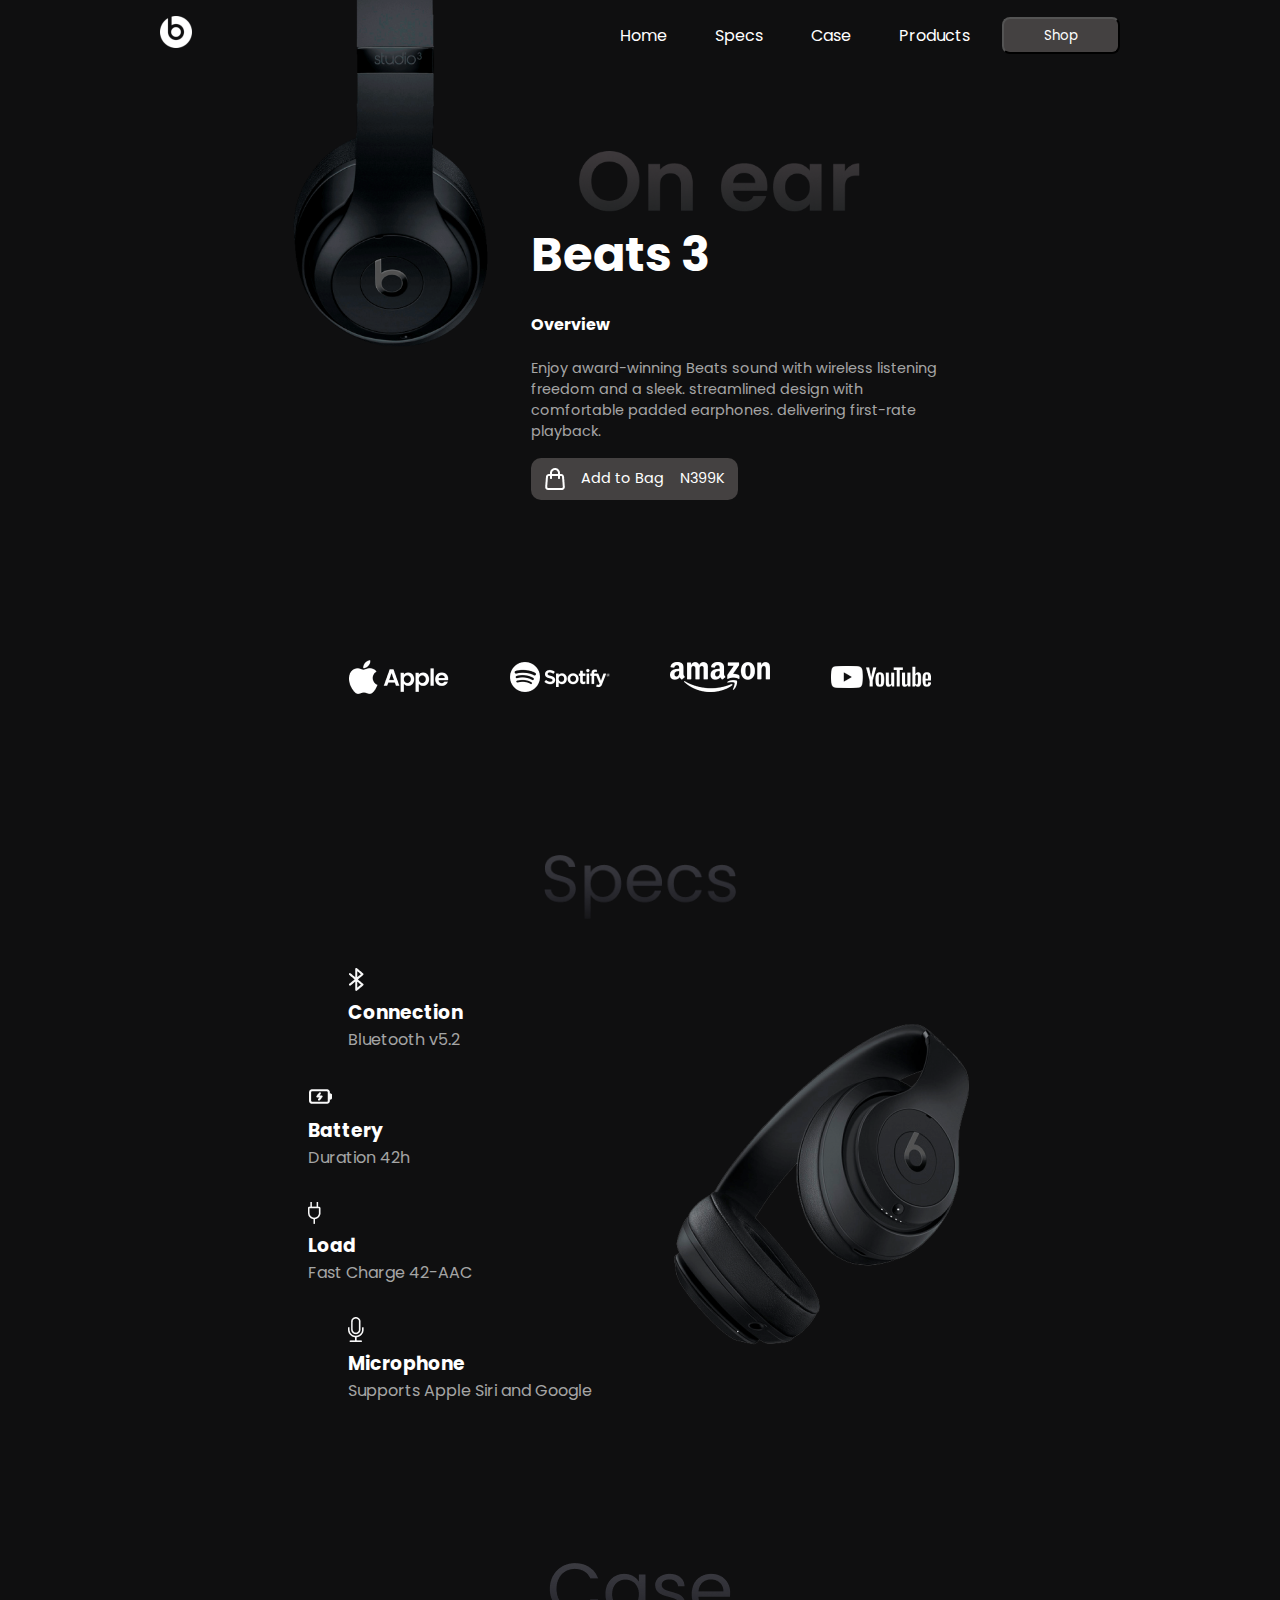
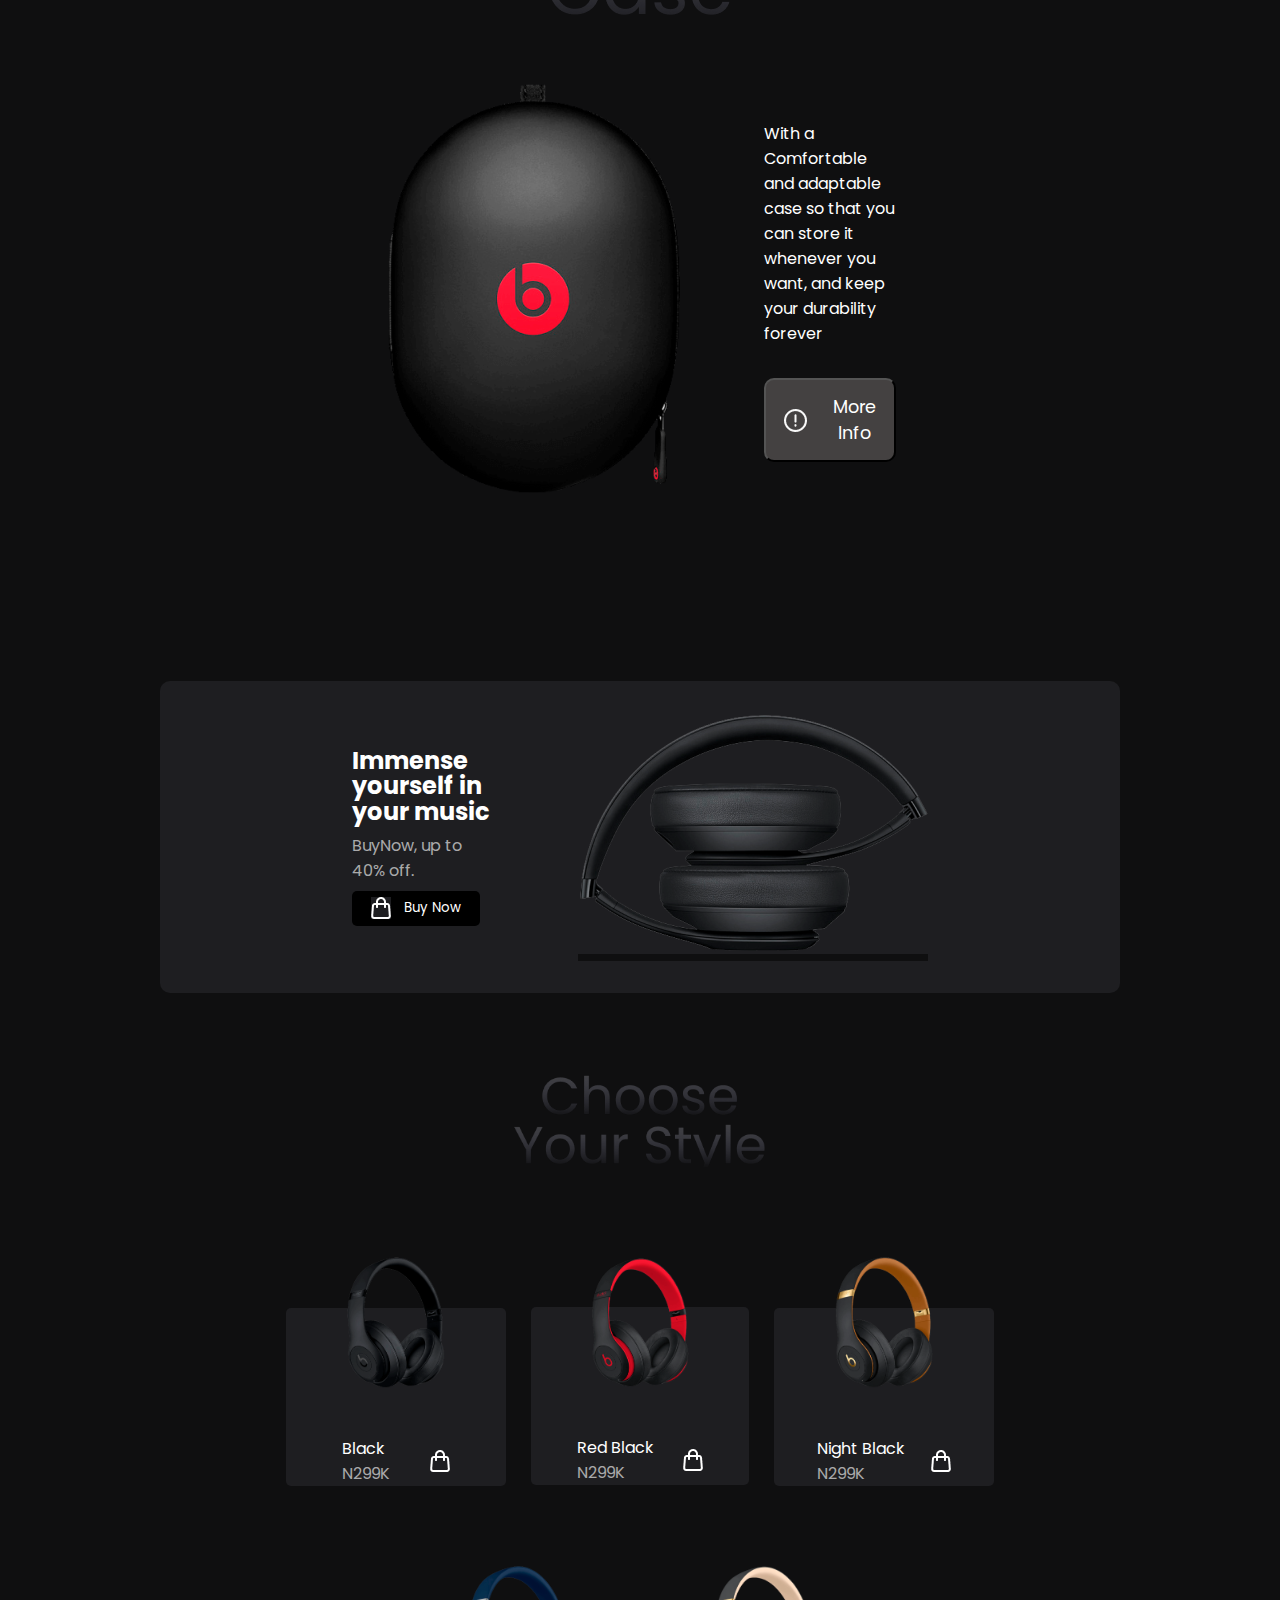
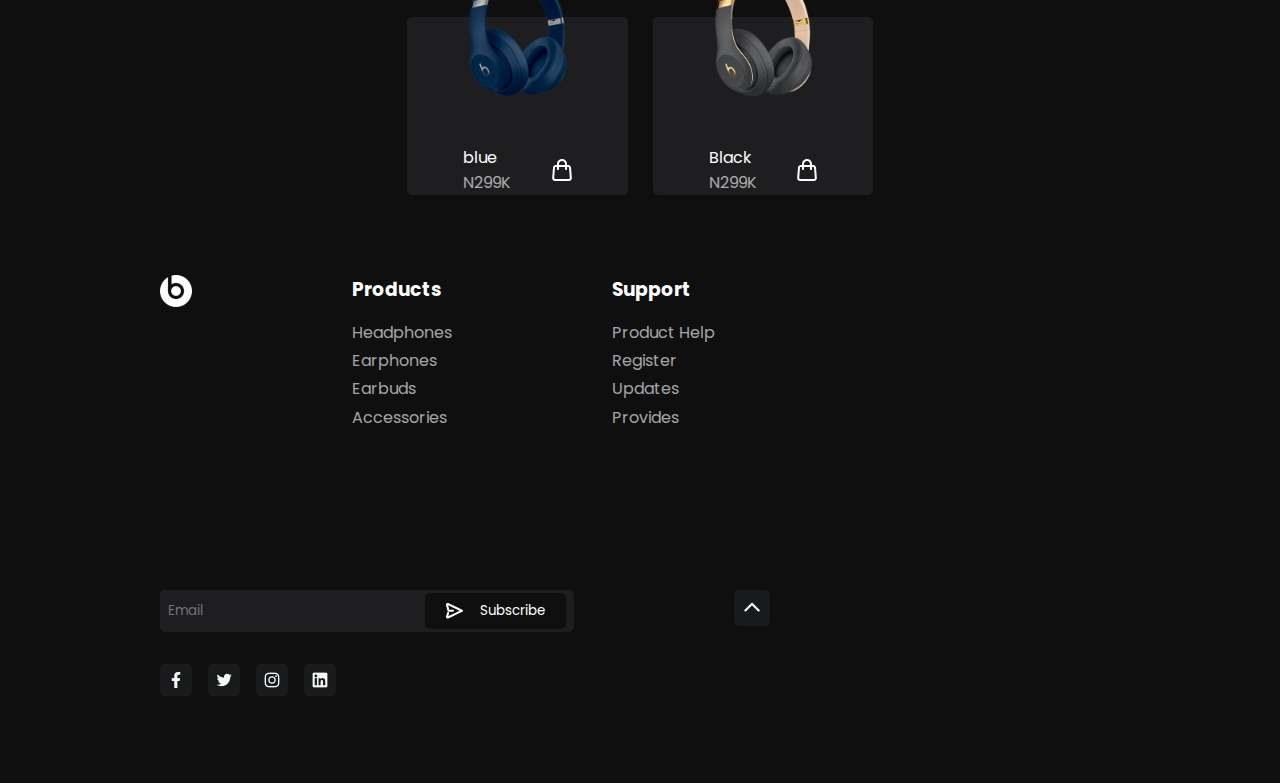
<file: 2-Feb11_Assignment/beats/index.html>
<!DOCTYPE html>
<html lang="en">
  <head>
    <meta charset="UTF-8" />
    <meta name="viewport" content="width=device-width, initial-scale=1.0" />
    <title>Beats</title>
    <link rel="stylesheet" href="./style.css" />
    <link rel="stylesheet" href="./style2.css" />
    <link rel="preconnect" href="https://fonts.googleapis.com" />
    <link rel="preconnect" href="https://fonts.gstatic.com" crossorigin />
    <link
      href="https://fonts.googleapis.com/css2?family=Poppins&family=Rubik:wght@300&family=Signika+Negative&display=swap"
      rel="stylesheet"
    />
  </head>
  <body>
    <!-- HEADER -->
    <nav>
      <div><img src="./Photos/beatsLogo.png" alt="" /></div>
      <ul>
        <li><a href="#">Home</a></li>
        <li><a href="#">Specs</a></li>
        <li><a href="#">Case</a></li>
        <li><a href="#">Products</a></li>
      </ul>
      <button class="bg2">Shop</button>
    </nav>
    <!-- SECTION1 -->
    <main id="sec1">
      <div id="sec1Left"><img src="./Photos/mainImage.png" alt="#" /></div>
      <div id="sec1Right">
        <img src="./Photos/onEar.png" alt="#" />
        <h1>Beats 3</h1>
        <h4>Overview</h4>
        <p class="bg4">
          Enjoy award-winning Beats sound with wireless listening freedom and a
          sleek. streamlined design with comfortable padded earphones.
          delivering first-rate playback.
        </p>
        <button class="bg2">
          <img class="bg2" src="./Icons/shoppingBag.png" alt="#" />
          <span class="bg2">Add to Bag</span>
          <span class="bg2"> N399K</span>
        </button>
      </div>
    </main>
    <!-- Section 2 logos -->
    <section id="sec2">
      <img src="./Photos/appleLogo.png" alt="#" /><img
        src="./Photos/spotifyLogo.png"
        alt="#"
      /><img src="./Photos/amazonLogo.png" alt="#" /><img
        src="./Photos/youtubeLogo.png"
        alt="#"
      />
    </section>
    <!-- Section 3 Specs -->
    <section id="sec3">
      <img id="sec3Head" src="./Icons/specsLogo.png" alt="#" />
      <div>
        <div id="sec3Left">
          <div class="card">
            <img src="./Icons/bluetooth.png" alt="#" />
            <h3>Connection</h3>
            <span class="bg4">Bluetooth v5.2</span>
          </div>

          <div class="card">
            <img src="./Icons/battery.png" alt="#" />
            <h3>Battery</h3>
            <span class="bg4">Duration 42h</span>
          </div>

          <div class="card">
            <img src="./Icons/charger.png" alt="#" />
            <h3>Load</h3>
            <span class="bg4">Fast Charge 42-AAC</span>
          </div>

          <div class="card">
            <img src="./Icons/mic.png" alt="#" />
            <h3>Microphone</h3>
            <span class="bg4">Supports Apple Siri and Google</span>
          </div>
        </div>
        <div id="sec3Right">
          <img src="./Photos/specsImage.png" alt="#" />
        </div>
      </div>
    </section>
    <!-- Section 4 Case -->
    <section id="sec4">
      <img src="./Icons/caseLogo.png" alt="#" />
      <div>
        <div id="sec4Left">
          <img src="./Photos/caseImage.png" alt="#" />
        </div>
        <div id="sec4Right">
          <p>
            With a Comfortable and adaptable case so that you can store it
            whenever you want, and keep your durability forever
          </p>
          <button  class="bg2">
            <img   class="bg2" src="./Icons/group.png" alt="#" />
            <span class="bg2">More Info</span>
          </button>
        </div>
      </div>
    </section>
    <!-- Section 5  -->
    <section class="bg3" id="sec5">
      <div class="bg3" id="sec5Left">
        <h2 class="bg3">Immense yourself in your music</h2>
        <span class="bg3">BuyNow, up to 40% off.</span>
        <div class="bg3">
          <button >
            <img class="bg3" src="./Icons/shoppingBag.png" alt="#" />
            Buy Now
          </button>
        </div>
      </div class="bg3">
      <div id="sec5Right">
        <img class="bg3" src="./Photos/buyNowSectionImage.png" alt="# " />
      </div>
    </section>
    <!-- Section 6 Style-->
  <section id="sec6">
    <img src="./Icons/productLogo.png" alt="#">
    <div>
      <div class="sec6Card">
        <img class="product" src="./Photos/black.png" alt="">
        <div class="detail "><p >Black <br><span class="bg4">N299K</span></p><img    src="./Icons/shoppingBag.png" alt="#"></div>
      </div>
      <div class="sec6Card">
        <img class="product" src="./Photos/redBlack.png" alt="#">
        <div class="detail "><p >Red Black <br><span class="bg4">N299K</span></p><img    src="./Icons/shoppingBag.png" alt="#"></div>
      </div>
      <div class="sec6Card">
        <img class="product" src="./Photos/nightBlack.png" alt="#">
        <div class="detail "><p >Night Black <br><span class="bg4">N299K</span></p><img    src="./Icons/shoppingBag.png" alt="#"></div>
      </div>
      <div class="sec6Card">
        <img class="product" src="./Photos/blue.png" alt="#">
        <div class="detail "><p >blue <br><span class="bg4">N299K</span></p><img    src="./Icons/shoppingBag.png" alt="#"></div>
      </div>
      <div class="sec6Card">
        <img class="product" src="./Photos/twilightGray.png" alt="#">
        <div class="detail "><p >Black <br><span class="bg4">N299K</span></p><img    src="./Icons/shoppingBag.png" alt="#"></div>
      </div>
    </div>
  </section>
  <!-- Footer -->
  <footer id="footer">
    <div class="footerItem"><img src="./Photos/beatsLogo.png" alt="#"></div>
    <div class="footerItem"><h3>Products</h3><p>Headphones</p>
    <p>Earphones</p>
    <p>Earbuds</p>
    <p>Accessories</p></div>
    <div class="footerItem"><h3>Support</h3><p>Product Help</p>
    <p>Register</p>
    <p>Updates</p>
    <p>Provides</p></div>
    <div class="footerItem" id="fItem4"><div class="bg3"><input class="bg3"  type="email" placeholder="Email"><button><img src="./Icons/rightArrow.png" alt="">Subscribe</button></div>
  <ul>
    <li><img src="./Icons/facebook.png" alt="#"></li>
    <li><img src="./Icons/twitter.png" alt="#"></li>
    <li><img src="./Icons/instagram.png" alt="#"></li>
    <li><img src="./Icons/linkedin.png" alt="#"></li>
  </ul></div>
    <div class="footerItem"><img src="./Icons/upArrow.png" alt="#"></div>
  </footer>
  </body>
</html>
</file>
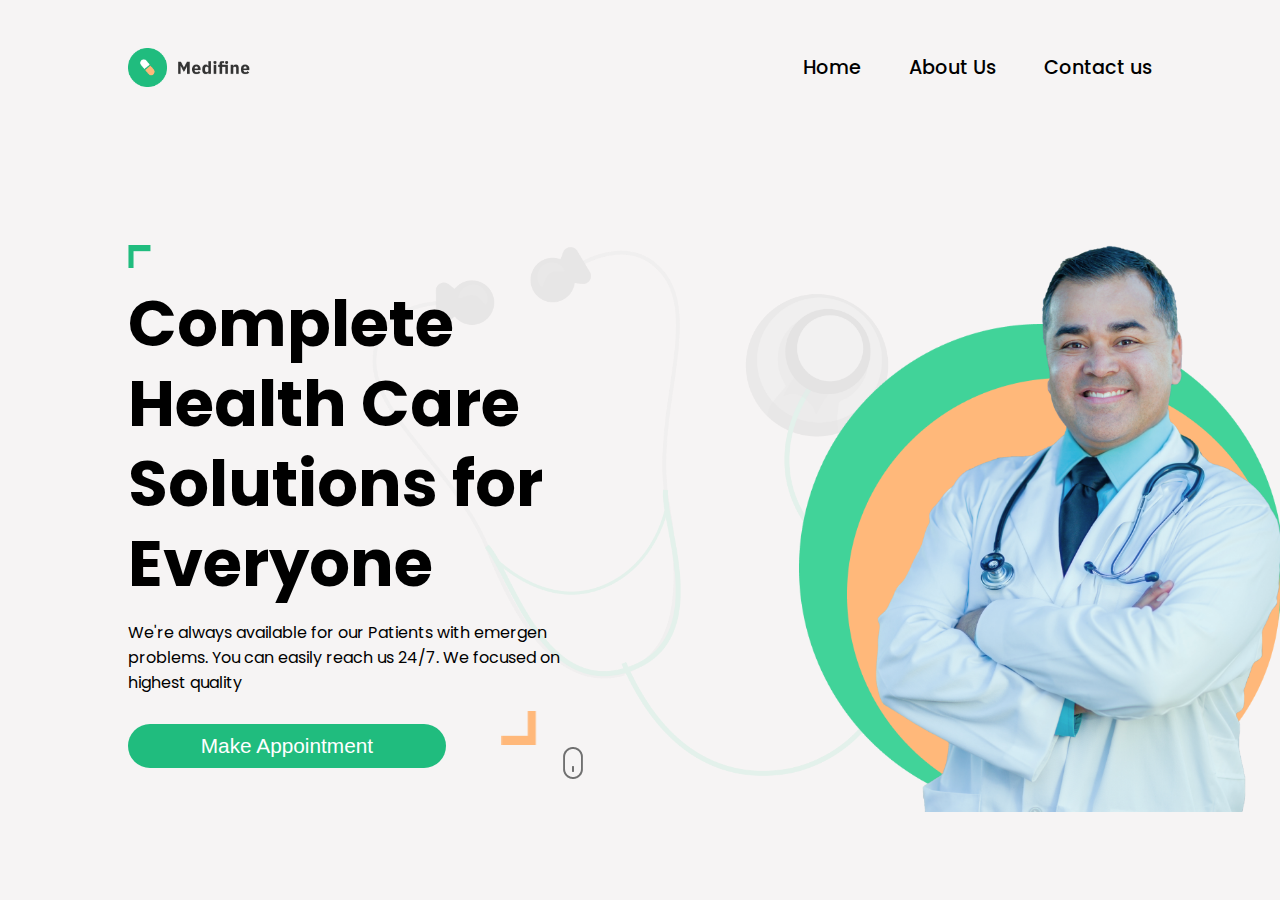
<file: 2-Feb11_Assignment/Multi Page Website/index.html>
<!DOCTYPE html>
<html lang="en">

<head>
    <meta charset="UTF-8">
    <meta name="viewport" content="width=device-width, initial-scale=1.0">
    <title>Multi Page Site</title>
    <link rel="stylesheet" href="./style.css" />
    <link rel="preconnect" href="https://fonts.googleapis.com" />
    <link rel="preconnect" href="https://fonts.gstatic.com" crossorigin />
    <link
        href="https://fonts.googleapis.com/css2?family=Poppins&family=Rubik:wght@300&family=Signika+Negative&display=swap"
        rel="stylesheet" />
</head>

<body>
    <!-- Header -->
    <header>
        <nav>
            <div id="header-logo-container"><img src="./photos/logo.png" alt="#"></div>
            <ul>
                <li><a href="./index.html">Home</a></li>
                <li><a href="./about/index.html">About Us</a></li>
                <li><a href="./contact/index.html">Contact us</a></li>
            </ul>
        </nav>
    </header>
    <!-- Main Section -->
    <main>
        <section id="leftMain"><img src="./photos/topAngle.png" alt="#">
            <h1>Complete Health Care Solutions for Everyone</h1>
            <p>We're always available for our Patients with emergen problems. You can easily reach us 24/7. We focused
                on highest quality</p>
            <div id="btn-container">
                <div><button>Make Appointment</button></div>
                <div><img src="./photos/bottomAngle.png" alt="#">
                    <img src="./photos/mouse.png" alt="#">
                </div>
            </div>
        </section>
        <section id="rightMain">
            <img id="doctor-image" src="./photos/doctor.png" alt="#">
        </section>
    </main>
</body>

</html>
</file>
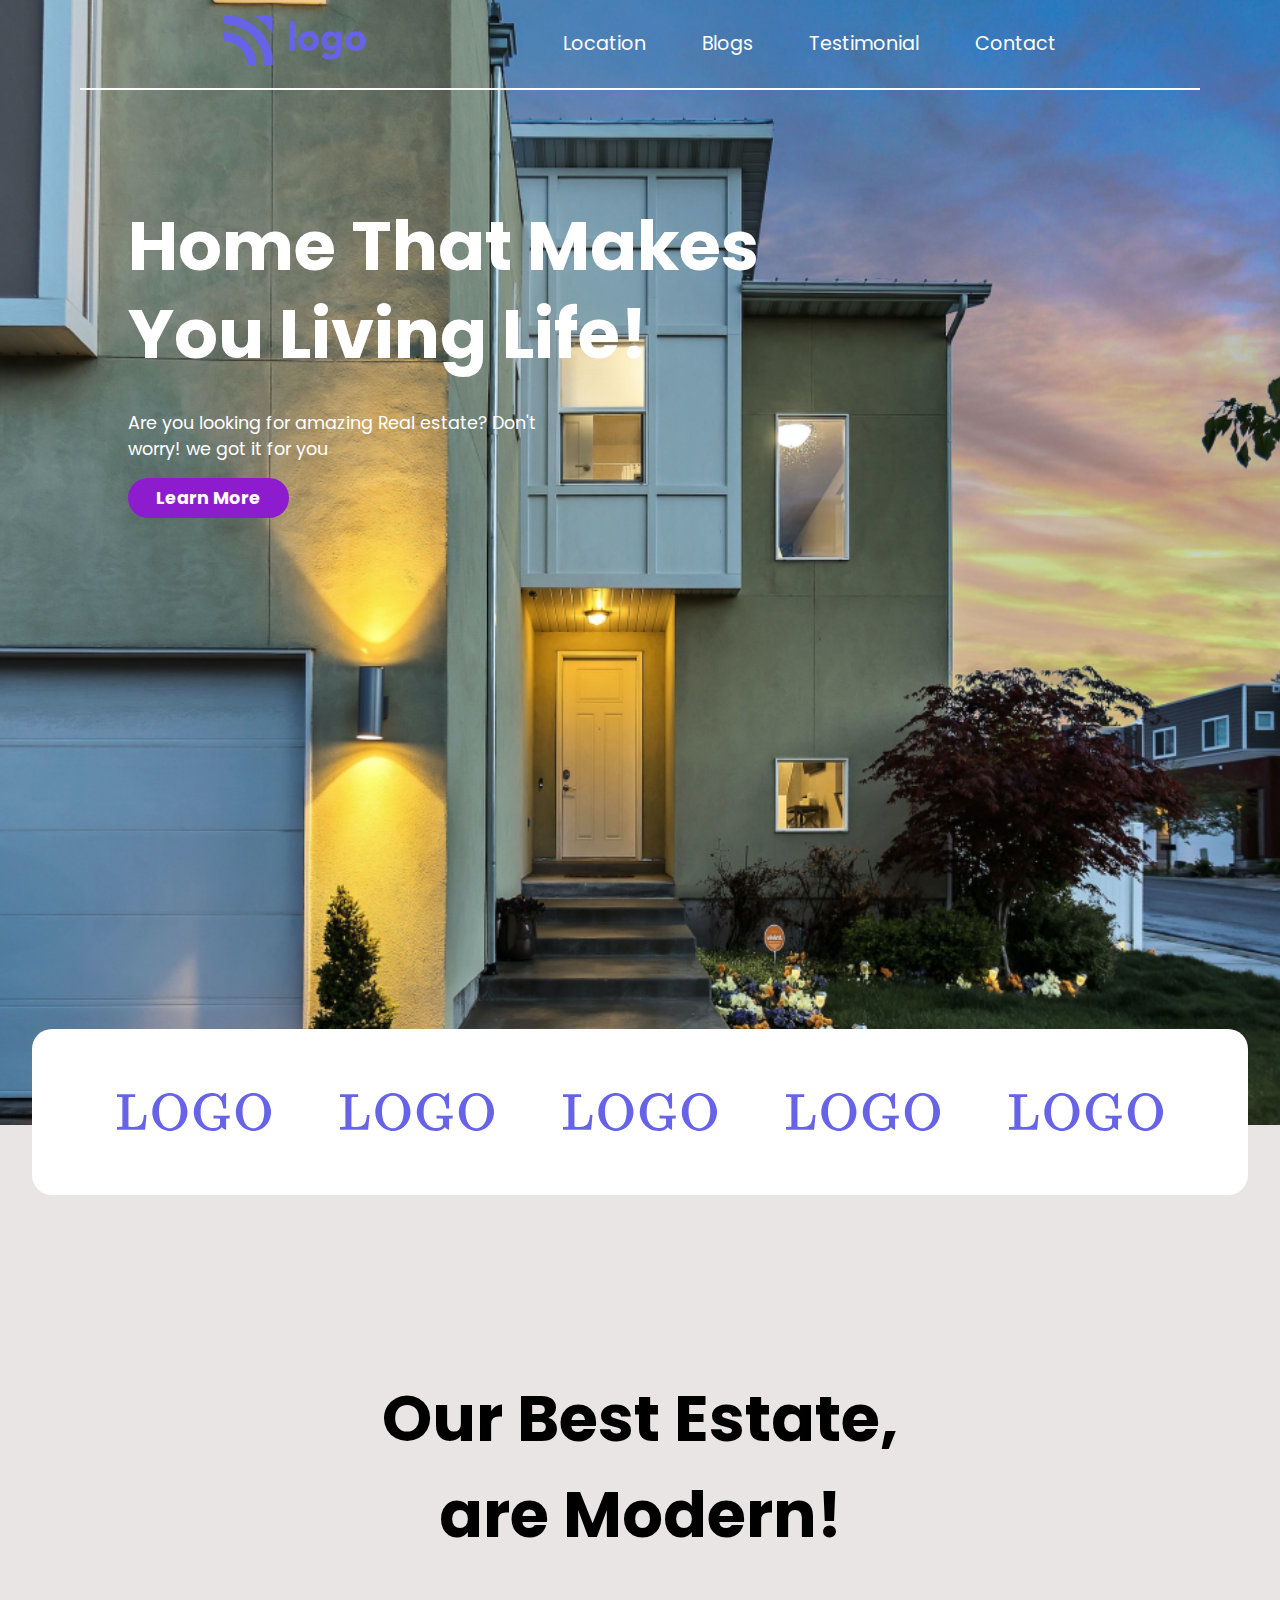
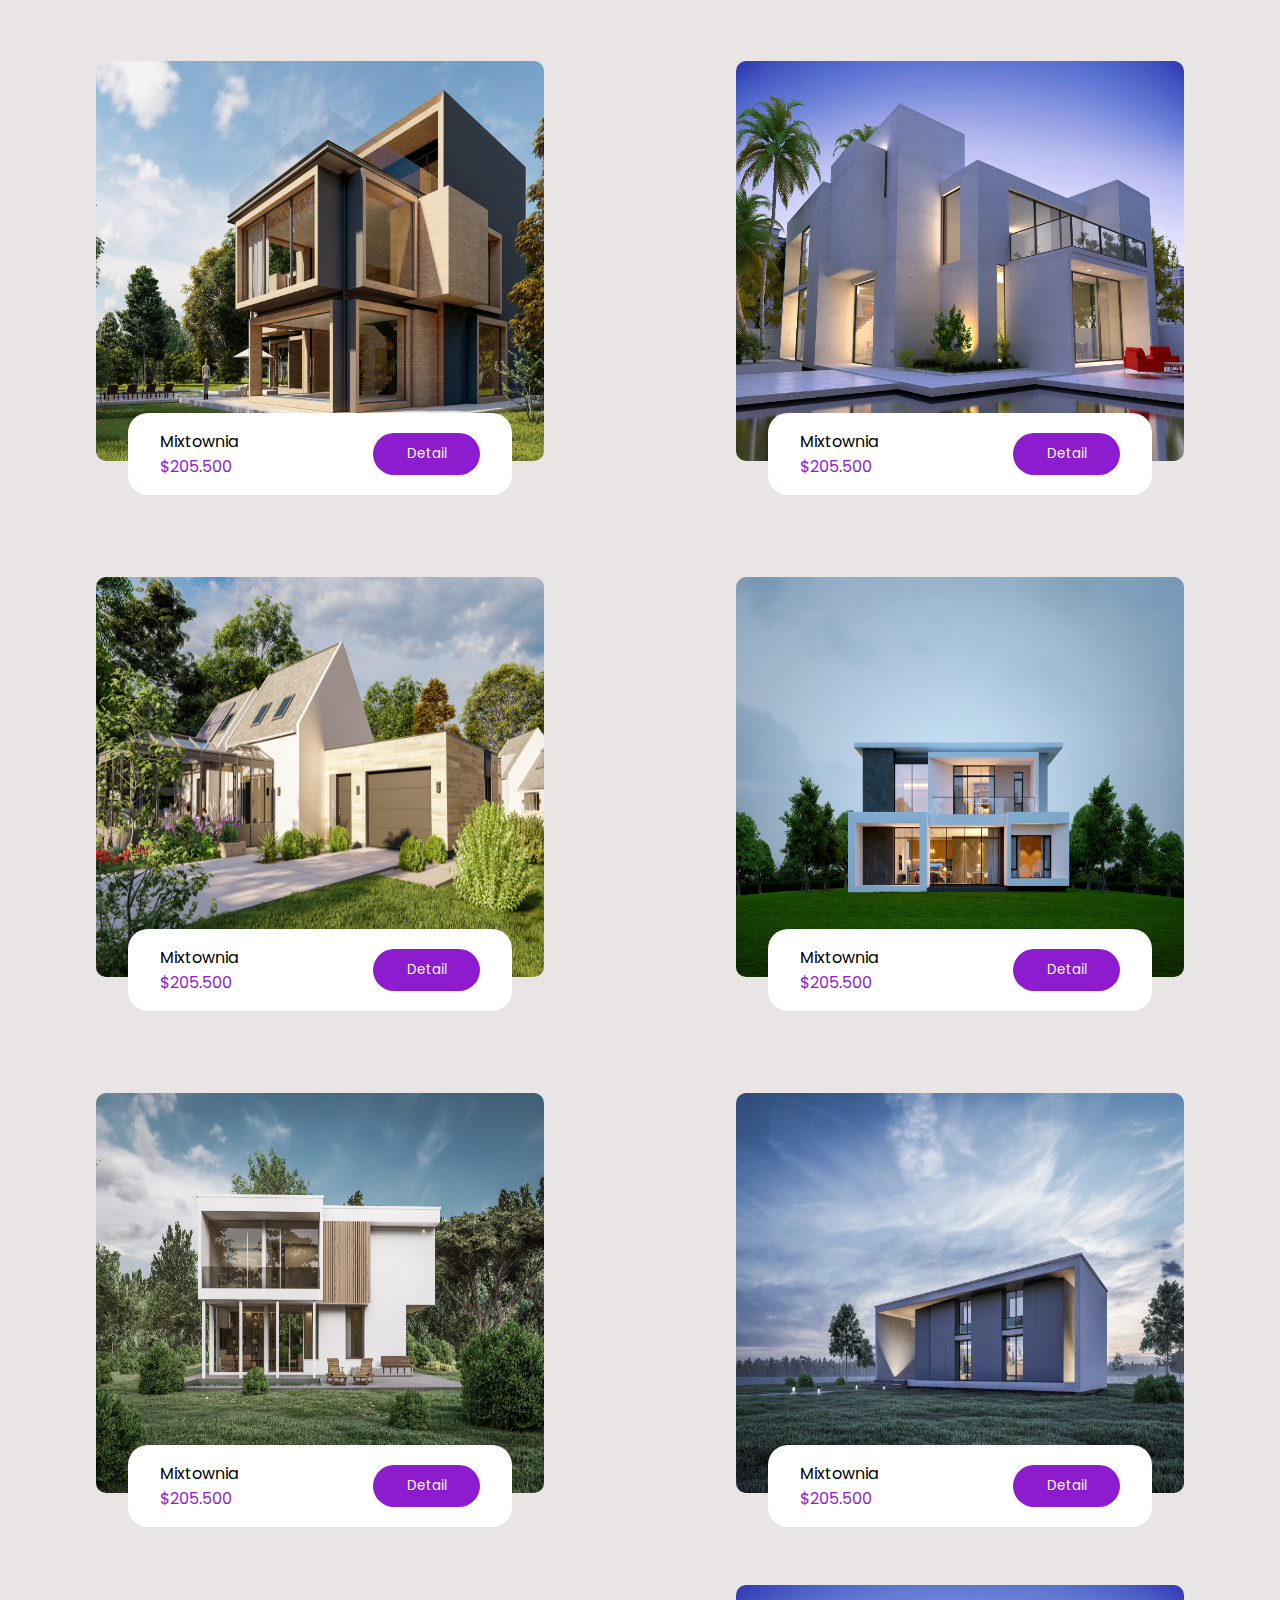
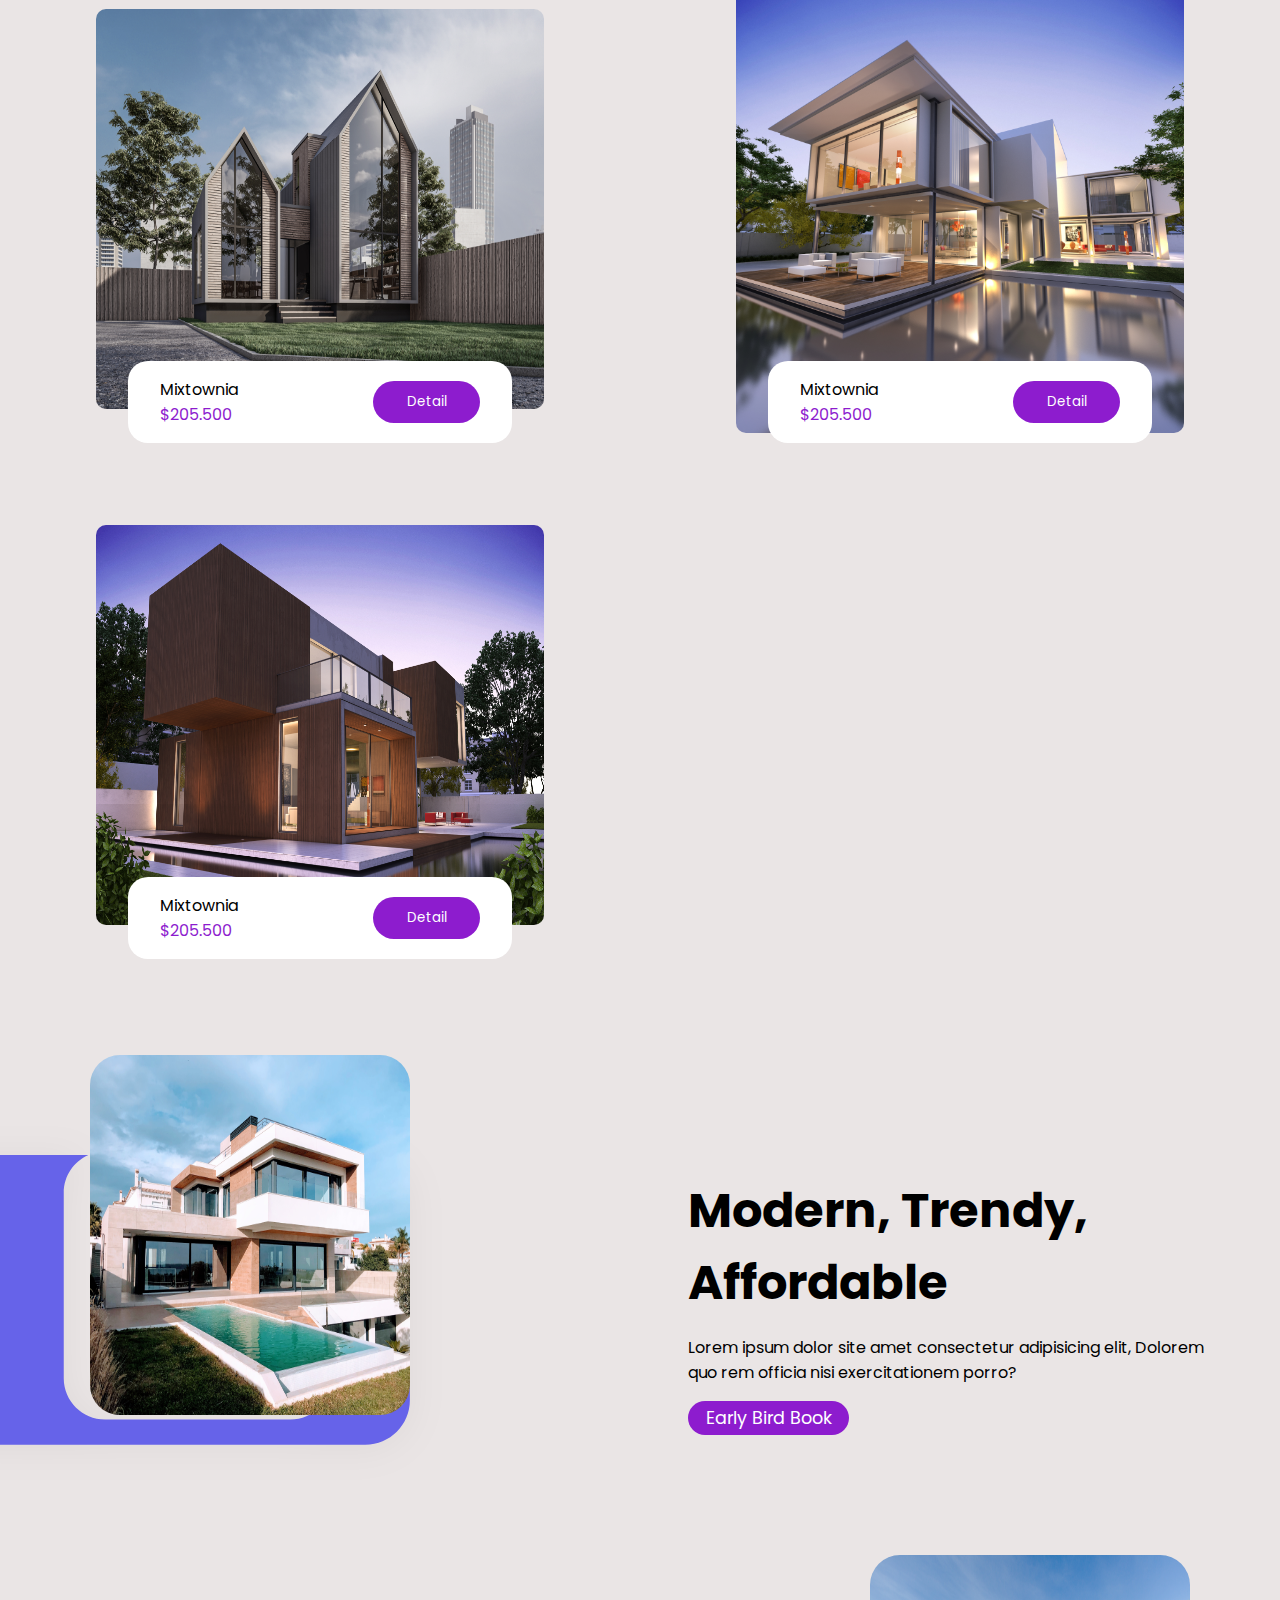
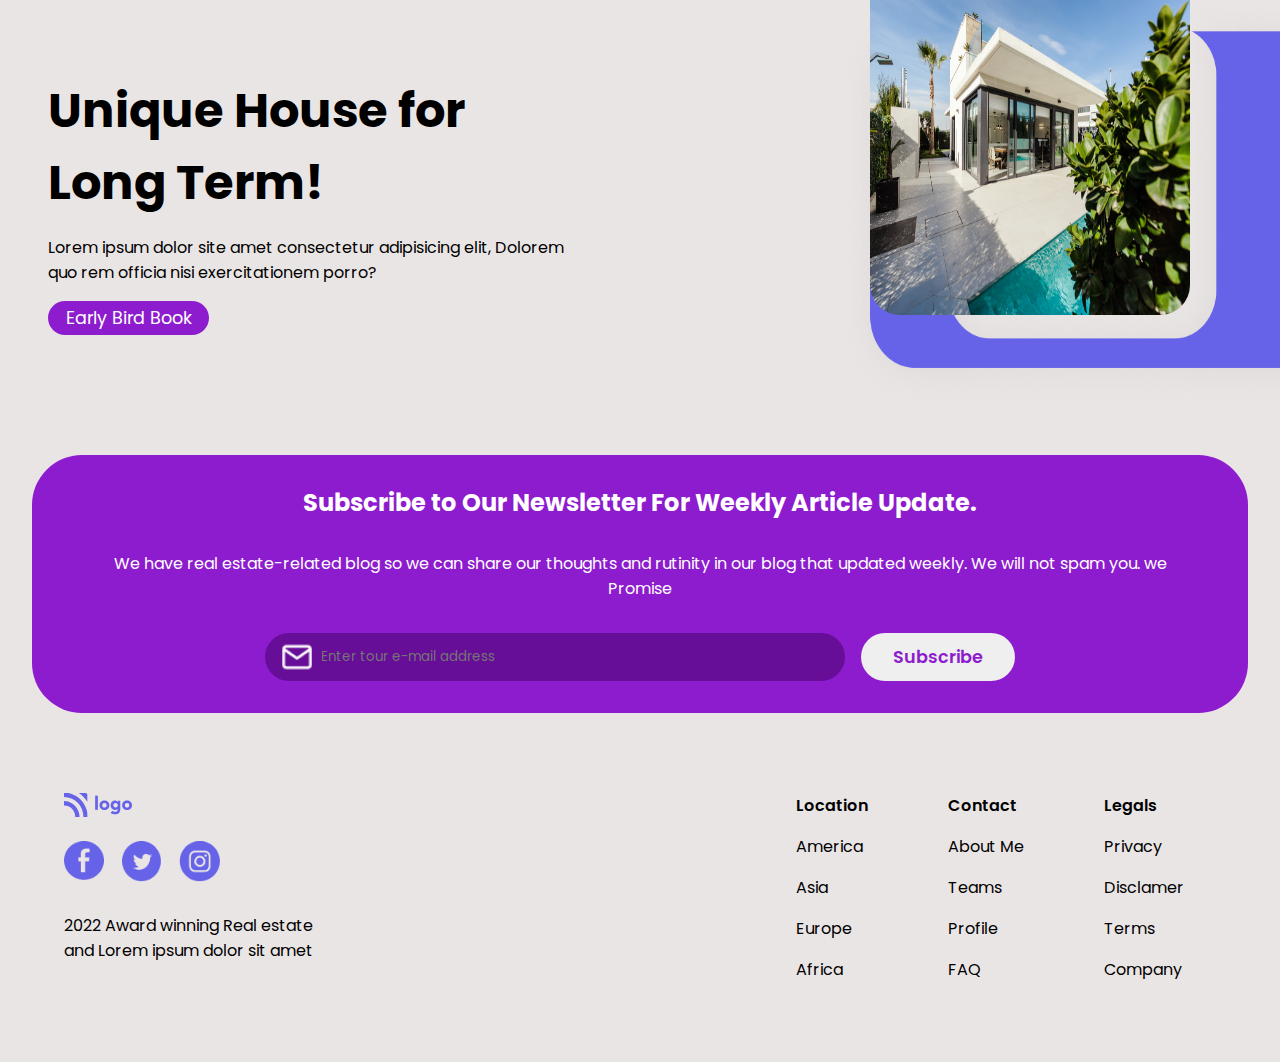
<file: 2-Feb11_Assignment/Real Estate/index.html>
<!DOCTYPE html>
<html lang="en">

<head>
    <meta charset="UTF-8" />
    <meta name="viewport" content="width=device-width, initial-scale=1.0" />
    <title>Real Estate Project</title>
    <link rel="stylesheet" href="./style.css" />
    <link rel="preconnect" href="https://fonts.googleapis.com" />
    <link rel="preconnect" href="https://fonts.gstatic.com" crossorigin />
    <link
        href="https://fonts.googleapis.com/css2?family=Poppins&family=Rubik:wght@300&family=Signika+Negative&display=swap"
        rel="stylesheet" />
</head>

<body>
    <!-- Section 1 -->
    <section id="sec1">
        <!-- Header -->
        <header>
            <nav>
                <div><img src="./Icons/Logo.svg" alt="#" /></div>
                <ul>
                    <li><a href="#">Location</a></li>
                    <li><a href="#">Blogs</a></li>
                    <li><a href="#">Testimonial</a></li>
                    <li><a href="#">Contact</a></li>
                </ul>
            </nav>
            <div id="navLine"></div>
        </header>
        <!-- Section 1 Content -->
        <div id="sec1Content">
            <h1>
                Home That Makes <br />
                You Living Life!
            </h1>
            <p>
                Are you looking for amazing Real estate? Don't <br />
                worry! we got it for you
            </p>
            <div><button>Learn More</button></div>
        </div>
    </section>
    <!-- Sec2 Logos -->
    <section id="sec2">
        <img src="./Icons/logoName.svg" alt="" /><img src="./Icons/logoName.svg" alt="" /><img
            src="./Icons/logoName.svg" alt="" /><img src="./Icons/logoName.svg" alt="" /><img src="./Icons/logoName.svg"
            alt="" />
    </section>
    <!-- Section 3 Cards -->
    <section id="sec3">
        <h3>Our Best Estate, <br />are Modern!</h3>
        <section id="sec3Content">
            <div class="card">
                <img src="./Photos/cardImage1.png" alt=" " />
                <div>
                    <p>Mixtownia <br /><span> $205.500</span></p>
                    <button>Detail</button>
                </div>
            </div>
            <div class="card">
                <img src="./Photos/cardImage2.png" alt=" " />
                <div>
                    <p>Mixtownia <br /><span>$205.500</span></p>
                    <button>Detail</button>
                </div>
            </div>
            <div class="card">
                <img src="./Photos/cardImage3.png" alt=" " />
                <div>
                    <p>Mixtownia <br /><span>$205.500</span></p>
                    <button>Detail</button>
                </div>
            </div>
            <div class="card">
                <img src="./Photos/cardImage4.png" alt=" " />
                <div>
                    <p>Mixtownia <br /><span>$205.500</span></p>
                    <button>Detail</button>
                </div>
            </div>
            <div class="card">
                <img src="./Photos/cardImage5.png" alt=" " />
                <div>
                    <p>Mixtownia <br /><span>$205.500</span></p>
                    <button>Detail</button>
                </div>
            </div>
            <div class="card">
                <img src="./Photos/cardImage6.png" alt=" " />
                <div>
                    <p>Mixtownia <br /><span>$205.500</span></p>
                    <button>Detail</button>
                </div>
            </div>
            <div class="card">
                <img src="./Photos/cardImage7.png" alt=" " />
                <div>
                    <p>Mixtownia <br /><span>$205.500</span></p>
                    <button>Detail</button>
                </div>
            </div>
            <div class="card">
                <img src="./Photos/cardImage8.png" alt=" " />
                <div>
                    <p>Mixtownia <br /><span>$205.500</span></p>
                    <button>Detail</button>
                </div>
            </div>
            <div class="card">
                <img src="./Photos/cardImage9.png" alt=" " />
                <div>
                    <p>Mixtownia <br /><span>$205.500</span></p>
                    <button>Detail</button>
                </div>
            </div>
        </section>
    </section>
    <!-- Section 4 Horizontal Cards -->
        <section id="sec4">
            <div id="sec4A"><div><img src="./Icons/featureImageBg1.svg" alt=""><img src="./Photos/featuresImage1.png" alt="#"></div></div>
            <div id="sec4B">
                <h2>Modern, Trendy, <br>Affordable</h2>
                <p>Lorem ipsum dolor site amet consectetur adipisicing elit, Dolorem quo rem officia nisi exercitationem porro?</p>
                <div><button>
                    Early Bird Book
                </button></div>
            </div>
            <div id="sec4C">
                <h2>Unique House for<br>Long Term!</h2>
                <p>Lorem ipsum dolor site amet consectetur adipisicing elit, Dolorem quo rem officia nisi exercitationem porro?</p>
                <div><button>
                    Early Bird Book
                </button></div>
            </div>
            <div id="sec4D"><div><img src="./Icons/featureImageBg2.png" alt=""><img src="./Photos/featuresImage2.png" alt="#"></div></div>
        </section>
    <!-- Section 5 Subscribe section -->
    <section id="sec5">
        <h3>
            Subscribe to Our Newsletter For Weekly Article Update.
        </h3>
        <p>We have real estate-related blog so we can share our thoughts and rutinity in our blog that updated weekly. We will not spam you. we Promise</p>
        <div id="sec5Input">
            <div ><img src="./Icons/mail.png" alt="#"><input type="email" placeholder="Enter tour e-mail address"></div>
            <button>Subscribe</button>
        </div>
    </section>    
   <!-- Footer -->
   <footer>
    <div><img src="./Icons/Logo.svg" alt="">
    <ul>
        <li><a href="#"><img src="./Icons/facebook.png" alt="#"></a></li>
        <li><a href="#"><img src="./Icons/twitter.png" alt="#"></a></li>
        <li><a href="#"><img src="./Icons/instagram.png" alt="# "></a></li>
    </ul>
    <p>2022 Award winning Real estate <br> and Lorem ipsum dolor sit amet</p>
</div>
    <ul>
        <li>Location</li>
        <li>America</li>
        <li>Asia</li>
        <li>Europe</li>
        <li>Africa</li>
    </ul>
    <ul>
        <li>Contact</li>
        <li>About Me</li>
        <li>Teams</li>
        <li>Profile</li>
        <li>FAQ</li>
    </ul>
    <ul>
        <li>Legals</li>
        <li>Privacy</li>
        <li>Disclamer</li>
        <li>Terms</li>
        <li>Company</li>
    </ul>
   </footer>
</body>

</html>
</file>
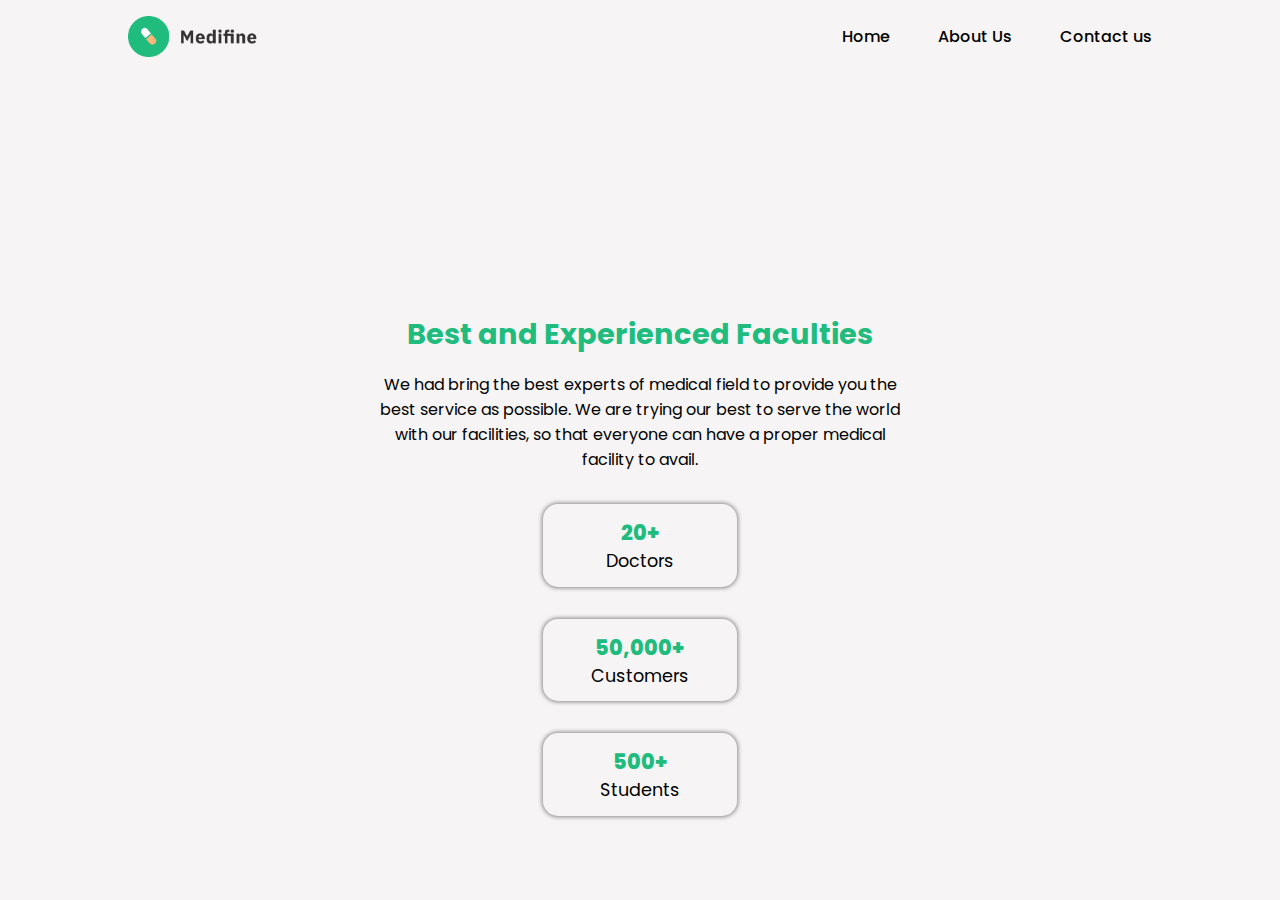
<file: 2-Feb11_Assignment/Multi Page Website/about/index.html>
<!DOCTYPE html>
<html lang="en">

<head>
    <meta charset="UTF-8">
    <meta name="viewport" content="width=device-width, initial-scale=1.0">
    <title>About</title>
    <link rel="stylesheet" href="./about.css" />
    <link rel="preconnect" href="https://fonts.googleapis.com" />
    <link rel="preconnect" href="https://fonts.gstatic.com" crossorigin />
    <link
        href="https://fonts.googleapis.com/css2?family=Poppins&family=Rubik:wght@300&family=Signika+Negative&display=swap"
        rel="stylesheet" />
</head>

<body>
    <!-- Header -->
    <header>
        <nav>
            <div id="header-logo-container"><img src="../photos/logo.png" alt="#"></div>
            <ul>
                <li><a href="../index.html">Home</a></li>
                <li><a href="../about/index.html">About Us</a></li>
                <li><a href="../contact/index.html">Contact us</a></li>
            </ul>
        </nav>
    </header>
    <!-- Main Section -->
    <main>
        <section id="main-top-section">
        <h2>Best and Experienced Faculties</h2>
        <p>We had bring the best experts of medical field to provide you the best service as possible. We are trying our
            best to serve the world with our facilities, so that everyone can have a proper medical facility to avail.
        </p>
        <section id="main-bottom-section">
            <div><span>20+</span><span>Doctors</span></div>
            <div><span>50,000+</span><span>Customers</span></div>
            <div><span>500+</span><span>Students</span></div>
        </section>
    </section>
    </main>
</body>

</html>
</file>
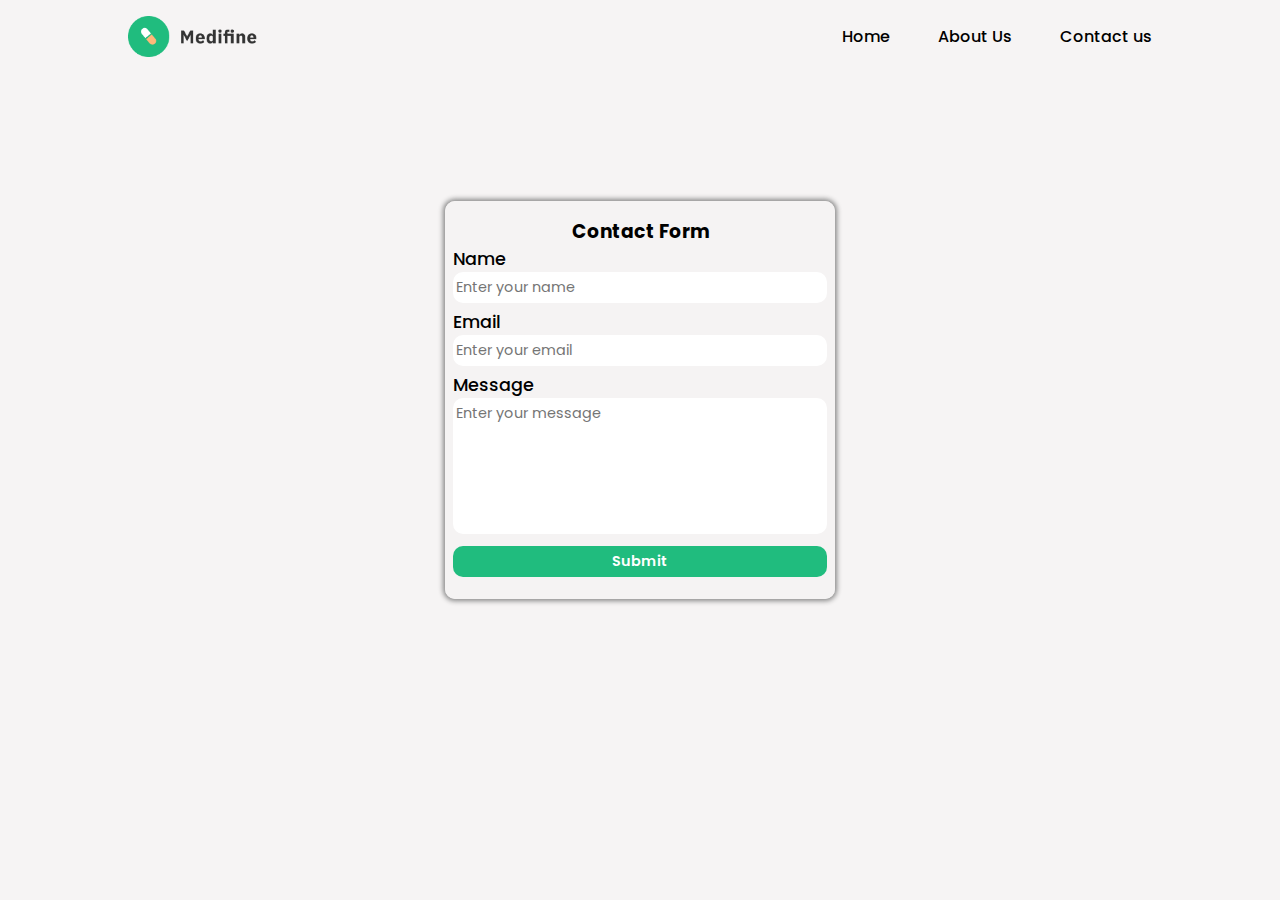
<file: 2-Feb11_Assignment/Multi Page Website/contact/index.html>
<!DOCTYPE html>
<html lang="en">

<head>
    <meta charset="UTF-8">
    <meta name="viewport" content="width=device-width, initial-scale=1.0">
    <title>Contact</title>
    <link rel="stylesheet" href="./contact.css" />
    <link rel="preconnect" href="https://fonts.googleapis.com" />
    <link rel="preconnect" href="https://fonts.gstatic.com" crossorigin />
    <link
        href="https://fonts.googleapis.com/css2?family=Poppins&family=Rubik:wght@300&family=Signika+Negative&display=swap"
        rel="stylesheet" />
</head>

<body>
    <!-- Header -->
    <header>
        <nav>
            <div id="header-logo-container"><img src="../photos/logo.png" alt="#"></div>
            <ul>
                <li><a href="../index.html">Home</a></li>
                <li><a href="../about/index.html">About Us</a></li>
                <li><a href="../contact/index.html">Contact us</a></li>
            </ul>
        </nav>
    </header>
    <!-- Main / Form Section -->
    <main>
        <form action="#">
            <h3>Contact Form</h3>
            <label for="name">Name</label>
            <input type="text" placeholder="Enter your name" id="name">
            <label for="email">Email</label>
            <input type="text" placeholder="Enter your email" id="email">
            <label for="name">Message</label>
          <textarea name="textarea" id="message" cols="30" rows="6" placeholder="Enter your message"></textarea>
            <input type="submit" value="Submit" id="submit-button">
        </form>
    </main>
</body>

</html>
</file>
<file: 2-Feb11_Assignment/beats/style.css>
* {
  margin: 0;
  padding: 0;
  outline: 0;
  box-sizing: border-box;
  background: #0f0f10;
  font-family: "Poppins", sans-serif;
  color: #ffffff;
}
.bg{
  background: #0f0f10;
}
.bg2{
  background-color: #444141;
}
.bg3{
  background-color: #1e1e21;
}
.bg4{
  color: #ffffffa2;
}
body {
  display: flex;
  flex-direction: column;
  justify-content: space-between;
}
/* Navbar */
nav {
  margin: 1rem 10rem 6rem;
  display: flex;
  justify-content: space-between;
  align-items: center;
}
nav div {
  flex-grow: 1;
}
nav ul {
  display: flex;
  align-items: center;
  justify-content: space-around;
  gap: 3rem;
}
nav ul li {
  list-style: none;
}
nav ul li a {
  text-decoration: none;
}
nav button {
  padding: 0.5em 3em;
  margin-left: 2rem;
  border-radius: 8px;
}

/* Section 1 */
#sec1 {
  margin: 0 21rem;
  display: flex;
  justify-content: space-between;
  gap: 32%;
}
#sec1Left img {
  position: absolute;
  top: -8rem;
  left: 18rem;
  width: 16%;
}
#sec1Right > img {
  margin-left: 3rem;
  width: 68%;
}
#sec1Right h1 {
  font-size: 3rem;
}
#sec1Right h1,
h4 {
  margin-bottom: 1.3rem;
}
#sec1Right p {
  margin-bottom: 1rem;
  font-size: 0.9rem;
}
#sec1Right button {
  border: none;
  font-size: 0.9em;
  gap: 1rem;
  display: flex;
  justify-content: center;
  align-items: center;
  padding: 0.7em 1em;
  border-radius: 10px;
}

/* SECTION 2 */
#sec2 {
  margin: 10rem 20rem;
  display: flex;
  justify-content: space-evenly;
  align-items: center;
  gap: 2rem;
}

/* SECTION 3 */
#sec3 {
  display: flex;
  flex-direction: column;
  align-items: center;
  gap: 3rem;
}
#sec3 > img {
  width: 15%;
}
#sec3 > div {
  display: flex;
  gap: 5rem;
}
#sec3Left {
  display: flex;
  flex-direction: column;
  gap: 2rem;
}
.card:first-child {
  margin-left: 2.5rem;
}
.card:last-child {
  margin-left: 2.5rem;
}
#sec3Right {
  display: flex;
  justify-content: center;
  align-items: center;
}
#sec3Right img {
  width: 100%;
}

/* Section 4  */
#sec4 {
  margin: 10rem 25rem;
  display: flex;
  flex-direction: column;
  align-items: center;
  justify-content: center;
  gap: 4rem;
}
#sec4 > div {
  display: flex;
  justify-content: center;
  align-items: center;
  gap: 5rem;
}
#sec4Right button {
  margin-top: 2rem;
  display: flex;
  justify-content: center;
  align-items: center;
  padding: 0.8em 1em;
  gap: 1.5em;
  border-radius: 10px;
  font-size: 1.1rem;
}
</file>
<file: 2-Feb11_Assignment/beats/style2.css>
/* SECTION 5 */
#sec5{
    display: flex;
    justify-content: center;
    align-items: center;
    gap: 5rem;
    margin: 1rem 10rem 5rem;
    border-radius: 10px;
    padding: 2rem 12rem;
}
#sec5Left{
    display: flex;
    flex-direction: column;
    gap: .5rem;
}
#sec5Left span {
    color: #ffffffa2;
}
#sec5Left h2{
    line-height: 1.6rem;
}
#sec5Left button{
    display: flex;
    justify-content: center;
    align-items: center;
    padding: .5em 1.4em;
    gap: 1em;
    background-color: #000000;
   border-radius: 5px;
   border: none;
}

/* Section 6 */
#sec6{
display: flex;
justify-content: center;
align-items: center;
flex-direction: column;
}
#sec6 > img {
    width: 20%;
}
#sec6 > div {
    display: flex;
    flex-wrap: wrap;
    justify-content: center;
    align-items: center;
    margin: 0 15rem;
}
.sec6Card {
    display: flex;
    align-items: center;
    flex-direction: column;
}
.sec6Card .product {
    position: relative;
    width: 40%;
    top: 5rem;
    background-color: transparent;
}
.sec6Card .detail *{
    background-color: #1e1e21;
}
.sec6Card .detail p {
    font: .8rem;
}
.sec6Card .detail {
    background-color: #1e1e21;
    width: 90%;
    border-radius: 5px;
   display: flex;  
   gap: 1rem;
   justify-content: space-evenly;
   align-items: center;
   padding: 8rem 2rem 0;
}

/* Footer */
footer{
    display: flex;
    flex-wrap: wrap;
    gap: 10rem;
    margin: 5rem 0rem 5rem 10rem;
}
footer h3{
    margin-bottom: 1rem;
}
footer p {
    margin-top: .2em;
    color: #ffffffa2;
}
#fItem4{
    display: flex;
    flex-direction: column;
    gap: 2rem;
}
#fItem4 div{
    display: flex;
    justify-content: center;
    align-items: center;
    padding: .2rem .5rem;
    border-radius: 5px;
}
#fItem4 ul {
    display: flex;
    gap: 1rem;
    list-style: none;
}
#fItem4 div input{
    padding: .5rem 0rem;
    border: none;
}
#fItem4 div button {
    display: flex;
    align-items: center;
    gap: 1rem;
    padding: .6em 1.5em;
    border-radius: 5px;
    border: none;
}
</file>
<file: 2-Feb11_Assignment/Multi Page Website/style.css>
* {
    margin: 0;
    padding: 0;
    box-sizing: border-box;
    border: none;
}

body {
    display: flex;
    flex-direction: column;
    justify-content: space-between;
    background-color: #f5f3f3e3;
    font-family: "Poppins", sans-serif;
}

/* Header */
nav {
    padding: 1rem 8rem;
    display: flex;
}

nav div {
    flex-grow: 1;
    display: flex;
    align-items: center;
}

nav div img {
    width: 18%;
}

nav ul {
    display: flex;
    justify-content: center;
    align-items: center;
    gap: 3rem;
}

nav ul li {
    list-style: none;
}

nav ul li a {
    color: #000000;
    text-decoration: none;
    font-weight: 500;
}

/* Main Section */
main {
    padding-left: 8rem;
    display: flex;
    align-items: center;
    background: url(./photos/stethoscope.png);
    background-position: center;
    background-repeat: no-repeat;
    background-size: contain;
    gap: 18%;
}

/* Left Main */
#leftMain {
    flex-grow: 1;
    width: 50vw;
    display: flex;
    flex-direction: column;
    gap: 1rem;
}

#leftMain h1 {
    font-size: 4rem;
    line-height: 5rem;
}

#leftMain>img {
    width: 5%;
}

#btn-container {
    display: flex;
    justify-content: space-between;
    align-items: center;
    gap: 3rem;
}

#btn-container div {
    display: flex;
    flex-direction: column;
}

#btn-container div img:first-child {
    position: relative;
    right: 150%;
}

#btn-container button {
    padding: .5em 3.5em;
    font-size: 1.3rem;
    border-radius: 30px;
    background-color: #20BC7E;
    color: #fff;
}

/* Right Main */
#rightMain {
    background-image: url(./photos/yellowBox.png), url(./photos/greenBox.png);
    background-repeat: no-repeat, no-repeat;
    background-position: right 0% bottom 0%, right 0% bottom 0%;
    background-size: 90%, 100%;
    display: flex;
    justify-content: flex-end;
    position: relative;
}
#doctor-image {
    width: 90%;
}

@media screen and (max-width:1500px) {

    body {
        gap: 5rem;
    }

    nav {
        padding: 3rem 8rem;
    }

    nav ul li a {
        font-size: 1.2rem;
    }
}
</file>
<file: 2-Feb11_Assignment/Real Estate/style.css>
* {
    margin: 0;
    padding: 0;
    box-sizing: border-box;
    font-family: "Poppins", sans-serif;
    border: none;
}

.color {
    color: #fff;
}

body {
    display: flex;
    flex-direction: column;
    justify-content: space-between;
    background-color: #eae5e5;
}

/* Section 1 */
#sec1 {
    background: url(./Photos/mainBackground.png);
    background-repeat: no-repeat;
    background-size: cover;
    background-position: center;
    height: 125vh;
    position: relative;
}

/* Section 1 Header */
header {
    margin: 0 5rem;
}

nav {
    margin: 0 8rem;
    display: flex;
    justify-content: space-between;
    align-items: center;
    padding: 1rem 1rem;
}

nav div img {
    width: 80%;
}

nav ul {
    display: flex;
    gap: 3.5rem;
}

nav ul li {
    list-style: none;
}

nav ul li a {
    color: #fff;
    font-size: 1.2rem;
    text-decoration: none;
}

#navLine {
    border: 1px solid #fff;
}

/* Section 1 Content */
#sec1Content {
    color: #fff;
    margin: 7rem 8rem;
}

#sec1Content h1 {
    font-size: 4.3rem;
    line-height: 5.5rem;
    margin-bottom: 2rem;
}

#sec1Content p {
    font-size: 1.1rem;
}

#sec1Content button {
    margin-top: 1rem;
    padding: 0.4em 1.6em;
    font-size: 1.1rem;
    font-weight: 700;
    color: #fff;
    background-color: #8d1cce;
    border-radius: 50px;
    border: none;
}

/* Section 2 Logo */
#sec2 {
    background-color: #fff;
    padding: 4rem 1rem;
    margin: 0 2rem;
    display: flex;
    justify-content: space-evenly;
    border-radius: 20px;
    position: relative;
    bottom: 6rem;
    z-index: 1;
}

/* Section 3 Cards */
#sec3 {
    background-color: #eae5e5;
    padding: 5rem 0;
}

#sec3 h3 {
    text-align: center;
    font-size: 4rem;
    line-height: 6rem;
    margin-bottom: 3rem;
}

#sec3Content {
    display: grid;
    grid-template-columns: repeat(3, minmax(300px, 1fr));
    grid-template-rows: repeat(3, minmax(500px, 1fr));
    row-gap: 1rem;
}

.card {
    position: relative;
    display: flex;
    flex-direction: column;
    justify-content: center;
    align-items: center;
}

.card:nth-child(2),
:nth-child(5),
:nth-child(8) {
    top: 1.5rem;
}

.card:nth-child(3),
:nth-child(4),
:nth-child(9) {
    top: 3rem;
}

.card img {
    width: 70%;
    min-height: 80%;
    border-radius: 10px;
}

.card div {
    width: 60%;
    background-color: #fff;
    position: absolute;
    border-radius: 20px;
    display: flex;
    justify-content: space-between;
    align-items: center;
    padding: 1rem 2rem;
    bottom: 1rem;
}

.card div p span {
    color: #8d1cce;
}

.card div button {
    border: none;
    color: #fff;
    background-color: #8d1cce;
    padding: 0.8em 2.5em;
    border-radius: 50px;
}

/* Section 4 Horizontal Cards */
#sec4 {
    width: 100vw;
    position: relative;
    background-color: #eae5e5;
    display: grid;
    grid-template-columns: repeat(2, minmax(500px, 1fr));
    grid-template-rows: repeat(2, minmax(500px, 1fr));
}

#sec4>div {
    display: flex;
    flex-direction: column;
    justify-content: center;
}

#sec4B,
#sec4C {
    gap: 1rem;
}

#sec4B *,
#sec4C * {
    padding: 0 3rem;
}

#sec4B h2,
#sec4C h2 {
    font-size: 3rem;
}

#sec4B button,
#sec4C button {
    font-size: 1.1rem;
    padding: 0.2em 1em;
    border-radius: 20px;
    border: none;
    color: #fff;
    background-color: #8d1cce;
}

#sec4D {
    align-items: flex-end;
}

#sec4A div,
#sec4D div {
    width: 100%;
    height: 100%;
    position: relative;
}

#sec4A img,
#sec4D img {
    position: absolute;
}

#sec4A div img:last-child {
    left: 14%;
    top: 0;
}

#sec4A div img:first-child {
    left: 0;
    top: 7%;
}

#sec4D div img:first-child {
    right: 0;
    top: 7%;
}

#sec4D div img:last-child {
    right: 14%;
    top: 0;
}

#sec4A div img:first-child,
#sec4D div img:first-child {
    width: 70%;
    height: 85%;
}

#sec4A div img:last-child,
#sec4D div img:last-child {
    width: 50%;
    height: 72%;
    border-radius: 30px;
}

#sec5 {
    border-radius: 50px;
    color: #fff;
    background-color: #8d1cce;
    padding: 3rem 16rem;
    margin: 5rem 4rem;
    position: relative;
    display: flex;
    flex-direction: column;
    justify-content: center;
    align-items: center;
    gap: 2rem;
}

#sec5 h3 {
    text-align: center;
    line-height: 4rem;
    font-size: 3.5rem;
}

#sec5 p {
    padding: 0 4rem;
    text-align: center;
}

#sec5Input {
    display: flex;
    gap: 1rem;
}

#sec5Input div {
    border-radius: 5em;
    padding: 0.5rem 17rem 0.5rem 1rem;
    background-color: #660e98;
    display: flex;
    gap: 0.5rem;
}

#sec5Input input {
    background-color: #660e98;
    padding: 0.5rem 0 0.5 0;
}

#sec5Input button {
    color: #8d1cce;
    font-size: 1.1rem;
    border-radius: 5em;
    padding: 0.7rem 2rem;
    font-weight: 600;
}

/* Footer */
footer {
    margin: 5rem 4rem;
    display: flex;
    justify-content: space-evenly;
    gap: 1rem;
}

footer div {
    display: flex;
    flex-direction: column;
    gap: 1.5rem;
    flex-grow: 1;
}

footer div>img {
    width: 10%;
}

footer div ul {
    display: flex;
    gap: 0.5rem;
}

footer div ul li {
    list-style: none;
}

footer div ul li a {
    text-decoration: none;
}

footer div ul li a img {
    width: 80%;
}

footer>ul {
    display: flex;
    flex-direction: column;
    gap: 1rem;
    padding: 0 2rem;
}

footer>ul li {
    list-style: none;
}

footer>ul li:first-child {
    font-weight: 600;
}

@media screen and (max-width: 1500px) {
    #sec3Content {
        grid-template-columns: repeat(auto-fit, minmax(500px, 1fr));
        grid-template-rows: repeat(5, minmax(500px, 1fr));
    }

    .card:nth-child(2),
    :nth-child(5),
    :nth-child(8) {
        top: 0;
    }

    .card:nth-child(3),
    :nth-child(4),
    :nth-child(9) {
        top: 0;
    }

    .card div {
        justify-content: space-between;
    }

    #sec5 {
        padding: 2rem 2rem;
        margin: 0 2rem;
    }

    #sec5 h3 {
        line-height: 2rem;
        font-size: 1.5rem;
    }

    #sec5 p {
        padding: 0 2rem;
    }

}

@media screen and (max-width: 1300px) {
    #sec3Content {
        grid-template-columns: repeat(auto-fit, minmax(500px, 1fr));
        grid-template-rows: repeat(5, minmax(500px, 1fr));
    }    
    .card div {
        justify-content: space-between;
    }
}

@media screen and (max-width:1000px) {
    #sec3Content {
        width: 100vw;
        grid-template-columns: repeat(auto-fit, 1fr);
        grid-template-rows: repeat(9, minmax(500px, 1fr));
    }

}
@media screen and (max-width:768px){
    #sec4 {
        width: 100vw;
        grid-template-columns: repeat(1, 1fr);
        grid-template-rows: repeat(4, minmax(500px, 1fr));
    }
}
</file>
<file: 2-Feb11_Assignment/Multi Page Website/about/about.css>
* {
    margin: 0;
    padding: 0;
    box-sizing: border-box;
    border: none;
}

body {
    display: flex;
    flex-direction: column;
    justify-content: space-between;
    background-color: #f5f3f3e3;
    font-family: "Poppins", sans-serif;
}

/* Header */
nav {
    padding: 1rem 8rem;
    display: flex;
}

nav div {
    flex-grow: 1;
    display: flex;
    align-items: center;
}

nav div img {
    width: 18%;
}

nav ul {
    display: flex;
    justify-content: center;
    align-items: center;
    gap: 3rem;
}

nav ul li {
    list-style: none;
}

nav ul li a {
    color: #000000;
    text-decoration: none;
    font-weight: 500;
}

main {
    margin-top: 15rem;
    display: flex;
    justify-content: center;
    align-items: center;
}

#main-top-section {
    max-width: 50vw;
    display: flex;
    flex-direction: column;
    justify-content: center;
    align-items: center;
    gap: 1rem;
}

#main-top-section h2 {
    color: #20BC7E;
    font-size: 1.8rem;
}

main p {
    padding: 0 3rem;
    text-align: center;
}

#main-bottom-section {
    display: grid;
    grid-template-columns: repeat(3, minmax(160px, 1fr));
    gap: 2rem;
}

#main-bottom-section div {
    display: flex;
    justify-content: center;
    align-items: center;
    flex-direction: column;
    padding: .8rem 3rem;
    border-radius: 15px;
    box-shadow: 0 0 4px 1px #888888;
}
#main-bottom-section span:first-child {
    font-size: 1.3rem;
    color: #20BC7E;
    font-weight: 800;
}

#main-bottom-section span:last-child {
    font-size: 1.1rem;
}
@media screen and (max-width:1450px){
    #main-bottom-section{
        display: grid;
        margin-top: 1rem;
    grid-template-columns: repeat(1, minmax(160px, 1fr));
        grid-template-rows: repeat(3,1fr);
    }
}
</file>
<file: 2-Feb11_Assignment/Multi Page Website/contact/contact.css>
* {
    margin: 0;
    padding: 0;
    box-sizing: border-box;
    border: none;
}

body {
    display: flex;
    flex-direction: column;
    justify-content: space-between;
    background-color: #f5f3f3e3;
    font-family: "Poppins", sans-serif;
}

/* Header */
nav {
    padding: 1rem 8rem;
    display: flex;
}

nav div {
    flex-grow: 1;
    display: flex;
    align-items: center;
}

nav div img {
    width: 18%;
}

nav ul {
    display: flex;
    justify-content: center;
    align-items: center;
    gap: 3rem;
}

nav ul li {
    list-style: none;
}

nav ul li a {
    color: #000000;
    text-decoration: none;
    font-weight: 500;
}

/* Main or Form Section */
main{
    margin-top: 8rem;
    display: flex;
    justify-content: center;
    align-items: center;
}
form {
    box-shadow: 0 0 5px 2px #888888;
    border-radius: 10px;
    padding: 1rem .5rem;
    display: flex;
    flex-direction: column;
    justify-content: center;
    min-width: 20%;
    background-color: #f5f3f3e3;
}
form h3{
    text-align: center;
}
form label{
    font-size: 1.1rem;
    font-weight: 500;
}
form input,textarea{
    font-family: "Poppins", sans-serif;
    border-radius: 10px;
    padding: .3rem .2rem ;
    font-size: .9rem;
    margin-bottom: .4rem;
}
form #message{
    overflow: hidden;
    resize: none;
}
form #submit-button{
    margin-top: .4rem;
    border: none;
    background-color: #20BC7E;
    font-weight: 600;
    color: #fff;
}
</file>
